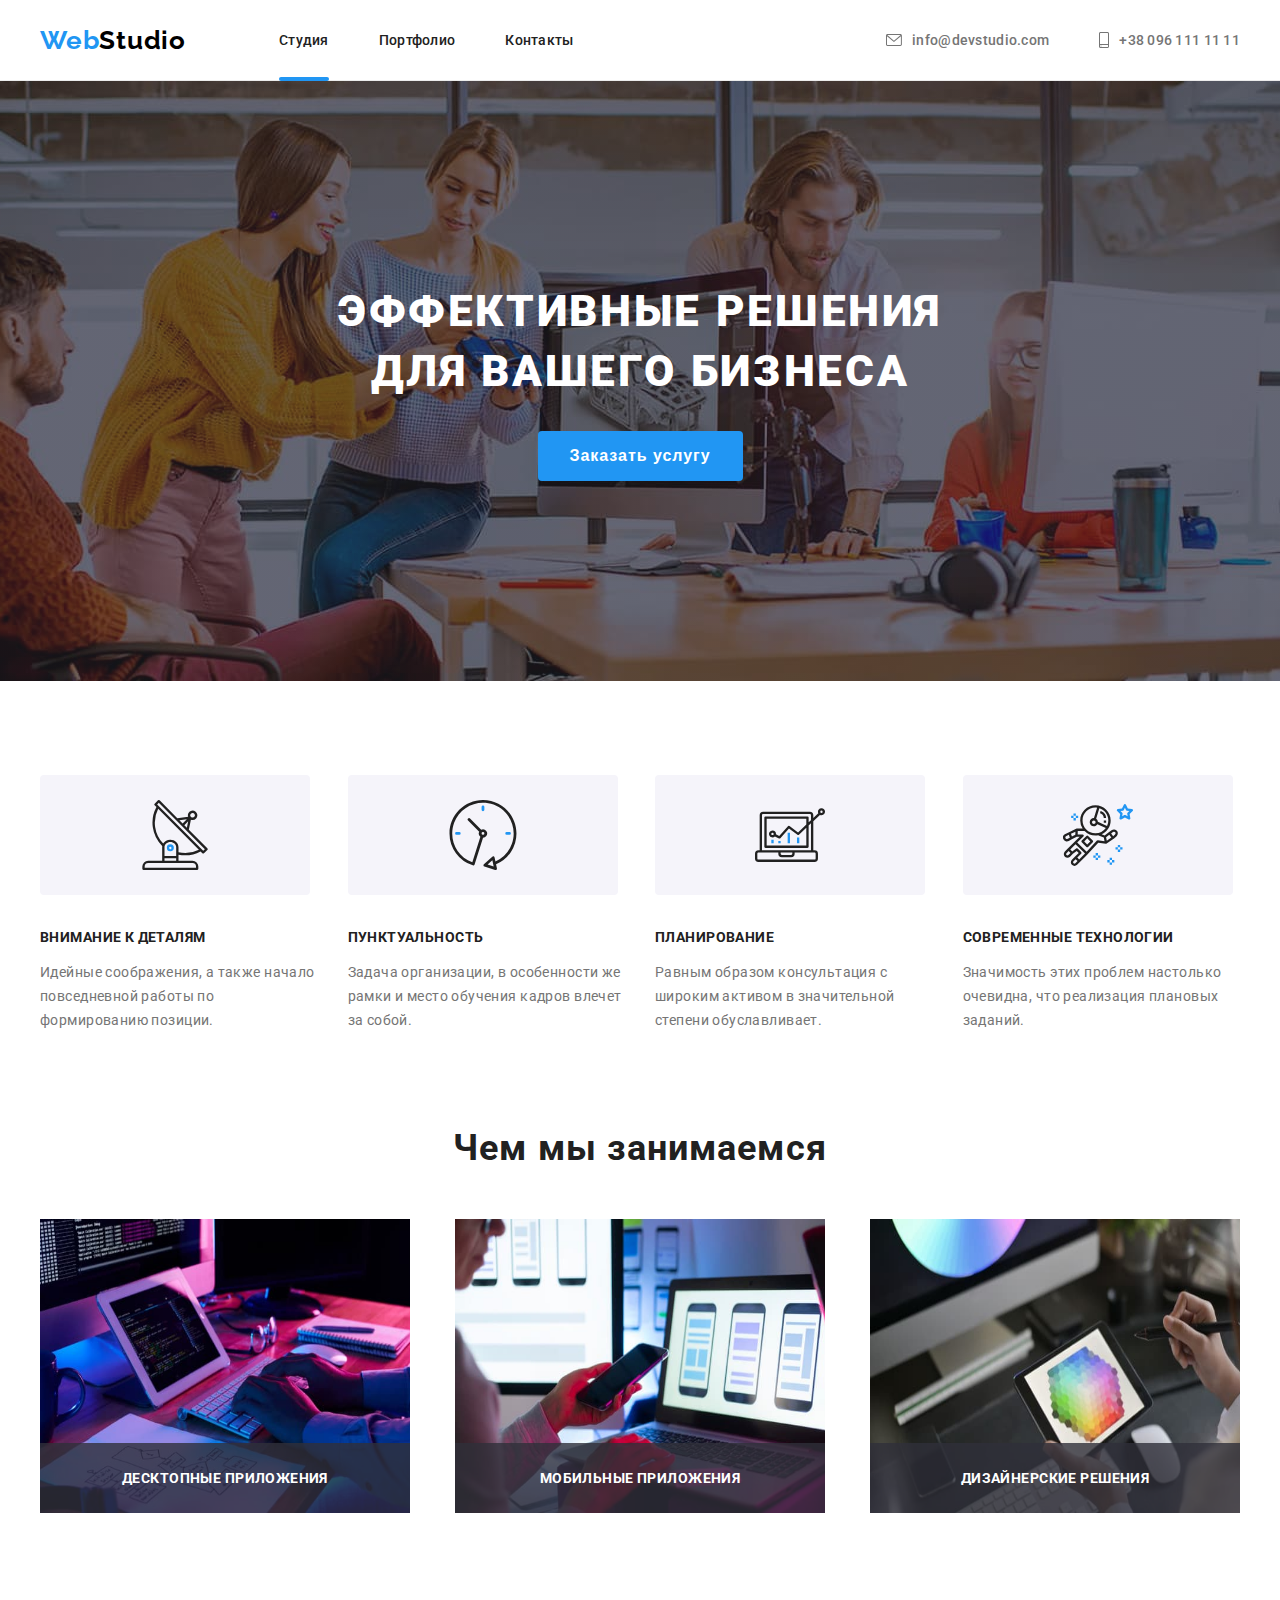
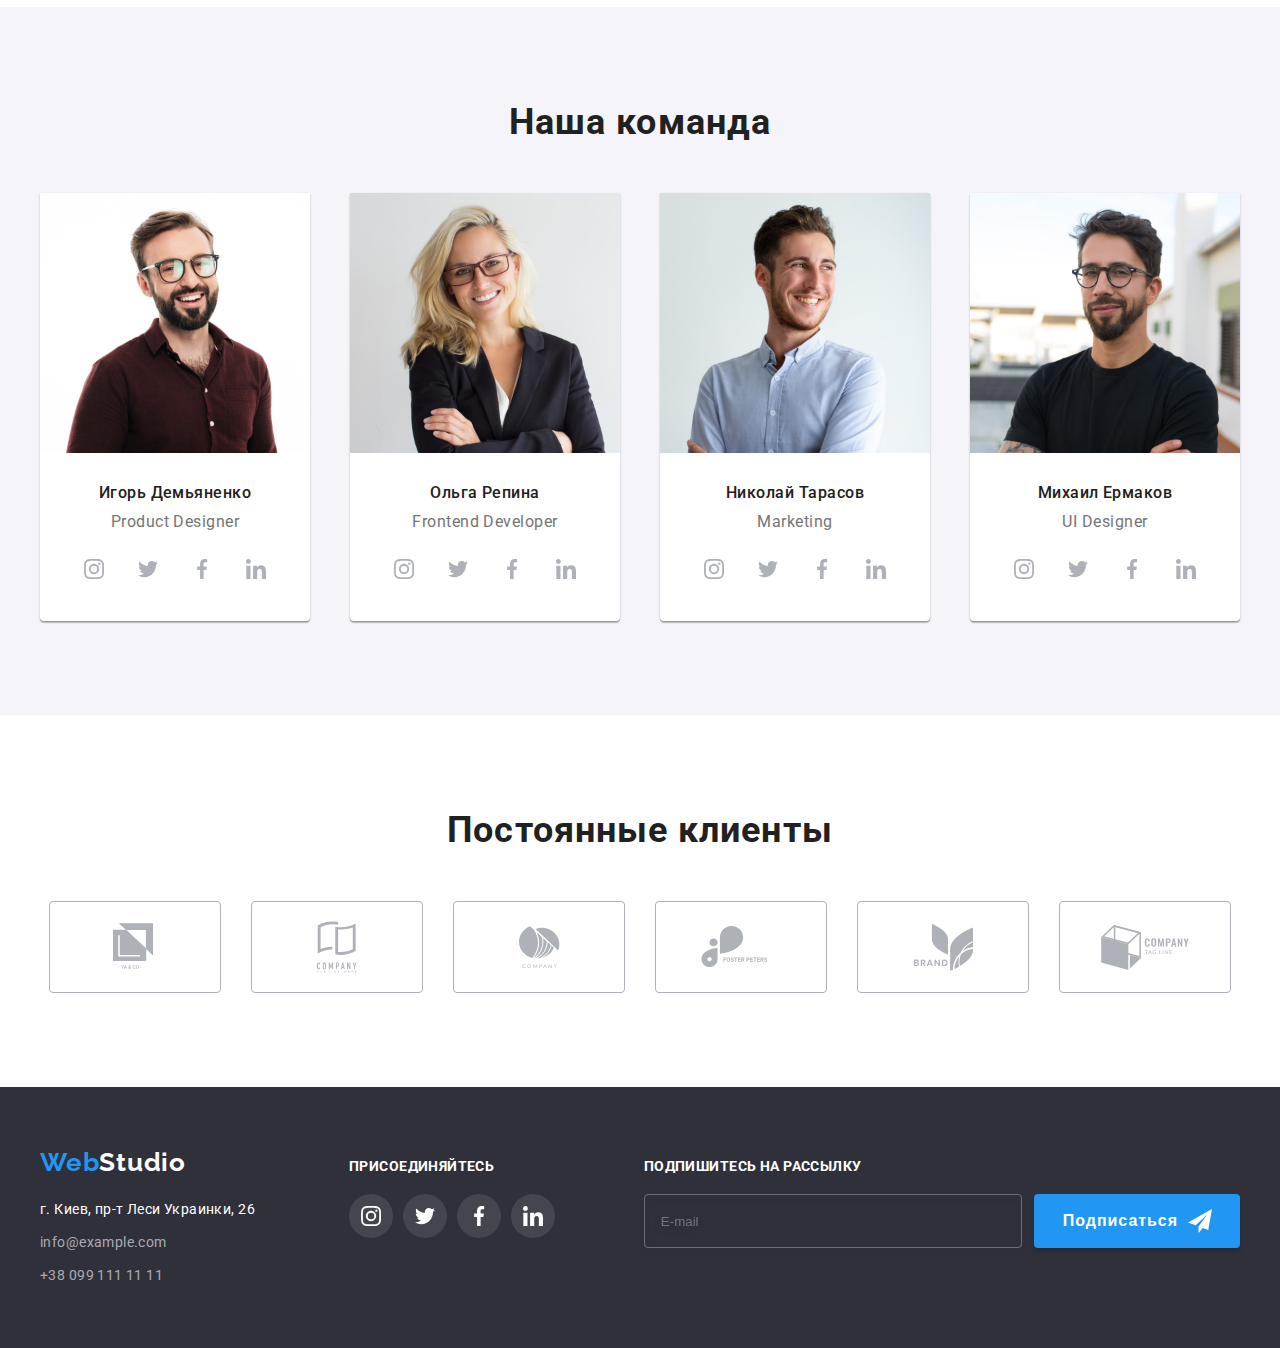
<file: index.html>
<!DOCTYPE html>
<html lang="ru">
  <head>
    <meta charset="UTF-8" />
    <meta name="viewport" content="width=device-width, initial-scale=1.0" />
    <title>Web Studio - Главная</title>
    <link rel="preconnect" href="https://fonts.gstatic.com">
    <link href="https://fonts.googleapis.com/css2?family=Raleway:wght@700&family=Roboto:wght@400;500;700;900&display=swap"
      rel="stylesheet">
      <link rel="stylesheet" href="https://cdnjs.cloudflare.com/ajax/libs/modern-normalize/1.0.0/modern-normalize.min.css"
        integrity="sha512-ISS7cAi1PEhQ8jnbJpJZMd29NlhNj4AWYyLOSp2CE/CsHxTCu+r+t0D2yoJudVrd0/8fTVPUVDzY5Tvli75u/g=="
        crossorigin="anonymous" />
    <link rel="stylesheet" href="./css/main.min.css">
  </head>

  <body>
  <!-- Header -->
    <header class="page-header">
      <div class="container">
        <nav class="site-nav">
          <a class="logo" href="./index.html" aria-label="Логотип"><span>Web</span>Studio</a>
          <ul class="site-nav-list list">
            <li class="item"><a class="link current-page" href="./index.html">Студия</a></li>
            <li class="item"><a class="link" href="./portfolio.html">Портфолио</a></li>
            <li class="item"><a class="link" href="#">Контакты</a></li>
          </ul>
        </nav>
        
        <address class="address">
          <ul class="list">
            <li class="item"><a class="mail link" href="mailto:info@devstudio.com">
              <svg class="icon">
                <use href="./images/sprite.svg#envelope"></use>
              </svg>
              info@devstudio.com</a></li>
            <li class="item"><a class="smartphone link" href="tel:+380961111111">
              <svg class="icon">
                <use href="./images/sprite.svg#smartphone"></use>
              </svg>
              +38 096 111 11 11</a></li>
          </ul>
        </address>
      </div>
      
    </header>
    <main>
      <!-- Hero -->        
      <section class="hero-section section">
          <div class="container">
            <h1 class="title">Эффективные решения <br>для вашего бизнеса</h1>
            <button type="button" class="button" data-modal-open>Заказать услугу</button>
          </div>
        </section>
      <!-- Advantages -->
      <section class="advantages-section section">
        <div class="container">
        <h2 class="visually-hidden">Преимущества</h2>
          <ul class="list">
              <li class="item">
                <div class="wrapper">
                  <svg class="icon">
                    <use href="./images/sprite.svg#antenna"></use>
                  </svg>
                </div>
              <h3 class="title paragraph">Внимание к деталям</h3>
              <p class="description">
                Идейные соображения, а также начало повседневной работы по
                формированию позиции.
              </p> 
            </li>
            <li class="item">
              <div class="wrapper">
                <svg class="icon">
                  <use href="./images/sprite.svg#clock"></use>
                </svg>
              </div>
              <h3 class="title paragraph">Пунктуальность</h3>
              <p class="description">
                Задача организации, в особенности же рамки и место обучения кадров
                влечет за собой.
              </p>
            </li>
            <li class="item" >
              <div class="wrapper">
                <svg class="icon">
                  <use href="./images/sprite.svg#diagram"></use>
                </svg>
              </div>
              <h3 class="title paragraph">Планирование</h3>
              <p class="description">
                Равным образом консультация с широким активом в значительной
                степени обуславливает.
              </p>
            </li>
            <li class="item">
              <div class="wrapper">
                <svg class="icon">
                  <use href="./images/sprite.svg#astronaut"></use>
                </svg>
              </div>
              <h3 class="title paragraph">Современные технологии</h3>
              <p class="description">
                Значимость этих проблем настолько очевидна, что реализация
                плановых заданий.
              </p>
            </li>
          </ul>
          </div>
      </section>

      <!-- Activity -->
      <section class="activity-section section">
        <div class="container">
        <h2 class="title">Чем мы занимаемся</h2>
        <ul class="list">
            <li class="item">
              <img src="./images/markup.jpg" alt="Планшет с кодом" width="370" height="294" />
                <h3 class="activity-title">Десктопные приложения</h3>
            </li>
            <li class="item">
              <img src="./images/adaptation.jpg" alt="Ноутбук с макетами смартфонов" width="370" height="294" />
                <h3 class="activity-title">Мобильные приложения</h3>

            </li>
            <li class="item">
              <img src="./images/design.jpg" alt="Планшет с панелью цветов" width="370" height="294" />
                <h3 class="activity-title">Дизайнерские решения</h3>
            </li>
          </div>
         
        </ul>
        </div>
      </section>

      <!-- Our team -->
      <div class="our-team-bg-color">
      <section class="our-team-section section">
        <div class="container">
          <h2 class="title">Наша команда</h2>
          <ul class="card list">
            <li class="item">
                <img src="./images/employee-1.jpg" alt="Сотрудник" width="270" height="260" />
                <div class="wrapper">
                  <h3 class="name">Игорь Демьяненко</h3>
                  <p class="position" lang="en">Product Designer</p>
      
                  <ul class="social-links list">
                    <li class="item"><a href="#" class="link icon-instagram">
                      <svg class="icon" width="20" height="20";>
                        <use href="./images/sprite.svg#instagram"></use>
                      </svg>
                    </a></li>
                    <li class="item"><a href="#" class="link icon-twitter">
                      <svg class="icon" width="20" height="20">
                        <use href="./images/sprite.svg#twitter"></use>
                      </svg>
                    </a></li>
                    <li class="item"><a href="#" class="link icon-facebook">
                      <svg class="icon" width="20" height="20">
                        <use href="./images/sprite.svg#facebook"></use>
                      </svg>
                    </a></li>
                    <li class="item"><a href="#" class="link icon-linkedin">
                      <svg class="icon" width="20" height="20">
                        <use href="./images/sprite.svg#linkedin"></use>
                      </svg>
                    </a></li>
                  </ul>
                </div>
            </li>
            <li class="item">
                <img src="./images/employee-2.jpg" alt="Сотрудник" width="270" height="260" />
                <div class="wrapper">
                <h3 class="name">Ольга Репина</h3>
                <p class="position" lang="en">Frontend Developer</p>
                
                  <ul class="social-links list">
                    <li class="item"><a href="#" class="link icon-instagram">
                        <svg class="icon" width="20" height="20" ;>
                          <use href="./images/sprite.svg#instagram"></use>
                        </svg>
                      </a></li>
                    <li class="item"><a href="#" class="link icon-twitter">
                        <svg class="icon" width="20" height="20">
                          <use href="./images/sprite.svg#twitter"></use>
                        </svg>
                      </a></li>
                    <li class="item"><a href="#" class="link icon-facebook">
                        <svg class="icon" width="20" height="20">
                          <use href="./images/sprite.svg#facebook"></use>
                        </svg>
                      </a></li>
                    <li class="item"><a href="#" class="link icon-linkedin">
                        <svg class="icon" width="20" height="20">
                          <use href="./images/sprite.svg#linkedin"></use>
                        </svg>
                      </a></li>
                  </ul>
                          </div>
            </li>
            <li class="item">
                <img src="./images/employee-3.jpg" alt="Сотрудник" width="270" height="260" />
                <div class="wrapper">
                <h3 class="name">Николай Тарасов</h3>
                <p class="position" lang="en">Marketing</p>
                
                  <ul class="social-links list">
                    <li class="item"><a href="#" class="link icon-instagram">
                        <svg class="icon" width="20" height="20" ;>
                          <use href="./images/sprite.svg#instagram"></use>
                        </svg>
                      </a></li>
                    <li class="item"><a href="#" class="link icon-twitter">
                        <svg class="icon" width="20" height="20">
                          <use href="./images/sprite.svg#twitter"></use>
                        </svg>
                      </a></li>
                    <li class="item"><a href="#" class="link icon-facebook">
                        <svg class="icon" width="20" height="20">
                          <use href="./images/sprite.svg#facebook"></use>
                        </svg>
                      </a></li>
                    <li class="item"><a href="#" class="link icon-linkedin">
                        <svg class="icon" width="20" height="20">
                          <use href="./images/sprite.svg#linkedin"></use>
                        </svg>
                      </a></li>
                  </ul>
                          </div>
            </li>
            <li class="item">
                <img src="./images/employee-4.jpg" alt="Сотрудник" width="270" height="260" />
                <div class="wrapper">
                <h3 class="name">Михаил Ермаков</h3>
                <p class="position" lang="en">UI Designer</p>
                
                  <ul class="social-links list">
                    <li class="item"><a href="#" class="link icon-instagram">
                        <svg class="icon" width="20" height="20" ;>
                          <use href="./images/sprite.svg#instagram"></use>
                        </svg>
                      </a></li>
                    <li class="item"><a href="#" class="link icon-twitter">
                        <svg class="icon" width="20" height="20">
                          <use href="./images/sprite.svg#twitter"></use>
                        </svg>
                      </a></li>
                    <li class="item"><a href="#" class="link icon-facebook">
                        <svg class="icon" width="20" height="20">
                          <use href="./images/sprite.svg#facebook"></use>
                        </svg>
                      </a></li>
                    <li class="item"><a href="#" class="link icon-linkedin">
                        <svg class="icon" width="20" height="20">
                          <use href="./images/sprite.svg#linkedin"></use>
                        </svg>
                      </a></li>
                  </ul>
                          </div>
            </li>
          </ul>
        </div>
       
      </section>
      </div>

      <!-- Clients -->
      <section class="clients section">
        <h2 class="title">Постоянные клиенты</h2>
        <ul class="list">
          <li class="item"><a href="#" class="link icon">
            <svg class="icon" width="44.27" height="49.23">
              <use href="./images/sprite.svg#logo-1"></use>
            </svg>
          </a></li>
          <li class="item"><a href="#" class="link icon">
            <svg class="icon" width="40" height="52">
              <use href="./images/sprite.svg#logo-2"></use>
            </svg>
          </a></li>
          <li class="item"><a href="#" class="link icon">
            <svg class="icon" width="41" height="42.6">
              <use href="./images/sprite.svg#logo-3"></use>
            </svg>
          </a></li>
          <li class="item"><a href="#" class="link icon">
            <svg class="icon" width="79.66" height="42.02">
              <use href="./images/sprite.svg#logo-4"></use>
            </svg>
          </a></li>
          <li class="item"><a href="#" class="link icon">
            <svg class="icon" width="59" height="47">
              <use href="./images/sprite.svg#logo-5"></use>
            </svg>
          </a></li>
          <li class="item"><a href="#" class="link icon">
            <svg class="icon" width="88.48" height="45.44">
              <use href="./images/sprite.svg#logo-6"></use>
            </svg>
          </a></li>
        </ul>
      </section>


    </main>

    <footer class="page-footer">
      <div class="container">

        <div class="address-link wrapper">
        <a class="logo link" href="./index.html" aria-label="Логотип"><span>Web</span>Studio</a>
        <address class="address">
          <ul class="list">
            <li class="item"><a class="link map-link" href="https://goo.gl/maps/mYZtJSJooVGheemE7" target="=_blank"
                rel="noreferrer noopener">г. Киев, пр-т Леси Украинки, 26</a></li>
            <li class="item"><a class="link" href="mailto:info@example.com">info@example.com</a></li>
            <li class="item"><a class="link" href="tel:+380991111111">+38 099 111 11 11</a></li>
          </ul>
        </address>
        </div>

        <div class="social-link wrapper">
        <strong class="invitation">присоединяйтесь</strong>
                  <ul class="social-links list">
                    <li class="item"><a href="#" class="link icon">
                        <svg class="icon" width="20" height="20" ;>
                          <use href="./images/sprite.svg#instagram"></use>
                        </svg>
                      </a></li>
                    <li class="item"><a href="#" class="link icon">
                        <svg class="icon" width="20" height="20">
                          <use href="./images/sprite.svg#twitter"></use>
                        </svg>
                      </a></li>
                    <li class="item"><a href="#" class="link icon">
                        <svg class="icon" width="20" height="20">
                          <use href="./images/sprite.svg#facebook"></use>
                        </svg>
                      </a></li>
                    <li class="item"><a href="#" class="link icon">
                        <svg class="icon" width="20" height="20">
                          <use href="./images/sprite.svg#linkedin"></use>
                        </svg>
                      </a></li>
                  </ul>
        </div>

        <div class="subscribe-wrapper">
        <strong class="invitation">Подпишитесь на рассылку</strong>
        <form action="#" class="subscribe-form">
          <input type="email" name="email" class="subscribe-field" placeholder="E-mail">
          <button type="submit" class="subscribe-btn">Подписаться</button>
        </form>
        </div>
      </div>
      
    </footer>

        <!-- Modal -->

    <div class="backdrop is-hidden" data-modal>
      <div class="modal">
        
        <button type="button" class="modal-btn" data-modal-close>
          <svg class="btn-icon" width="18" height="18">
            <use href="./images/sprite.svg#close-black" ></use>
          </svg>
        </button>

        <b class="modal-title">Оставьте свои данные, мы вам перезвоним</b>
        
        <form action="#" class="modal-form">
          <label class="form-field">
            Имя
            <span class="field-input-wrapper">
              <svg class="field-icon" width="18" height="18">
              <use href="./images/sprite.svg#person"></use>
            </svg>
            <input type="text" name="name" class="field-input"></span>
          </label>
          
          <label  class="form-field">
            Телефон
            <span class="field-input-wrapper">
              <svg class="field-icon" width="18" height="18">
              <use href="./images/sprite.svg#phone-in-form"></use>
            </svg>
            <input type="tel" name="phone" class="field-input"></span>
          </label>

          <label  class="form-field">
            Почта
            <span class="field-input-wrapper">
              <svg class="field-icon" width="18" height="18">
              <use href="./images/sprite.svg#email"></use>
            </svg>
            <input type="email" name="email" class="field-input"></span>
          </label>
          
          <label class="form-field" >
            Комментарий
            <textarea name="comment" placeholder="Введите текст" class="field-txtarea"></textarea>
          </label>

            <input type="checkbox" name="policy" value="accept-policy" id="policy" class="policy-input visually-hidden">
            <label for="policy" class="policy-chbx-text">
              Соглашаюсь с рассылкой и принимаю<a href="#" class="policy-agreement link">Условия договора</a>
            </label>
          
          <button type="submit" class="form-submit-btn">Отправить</button>

        </form>
      </div>
    </div>

    <script src="./js/modal.js"></script>

  </body>
</html>
</file>
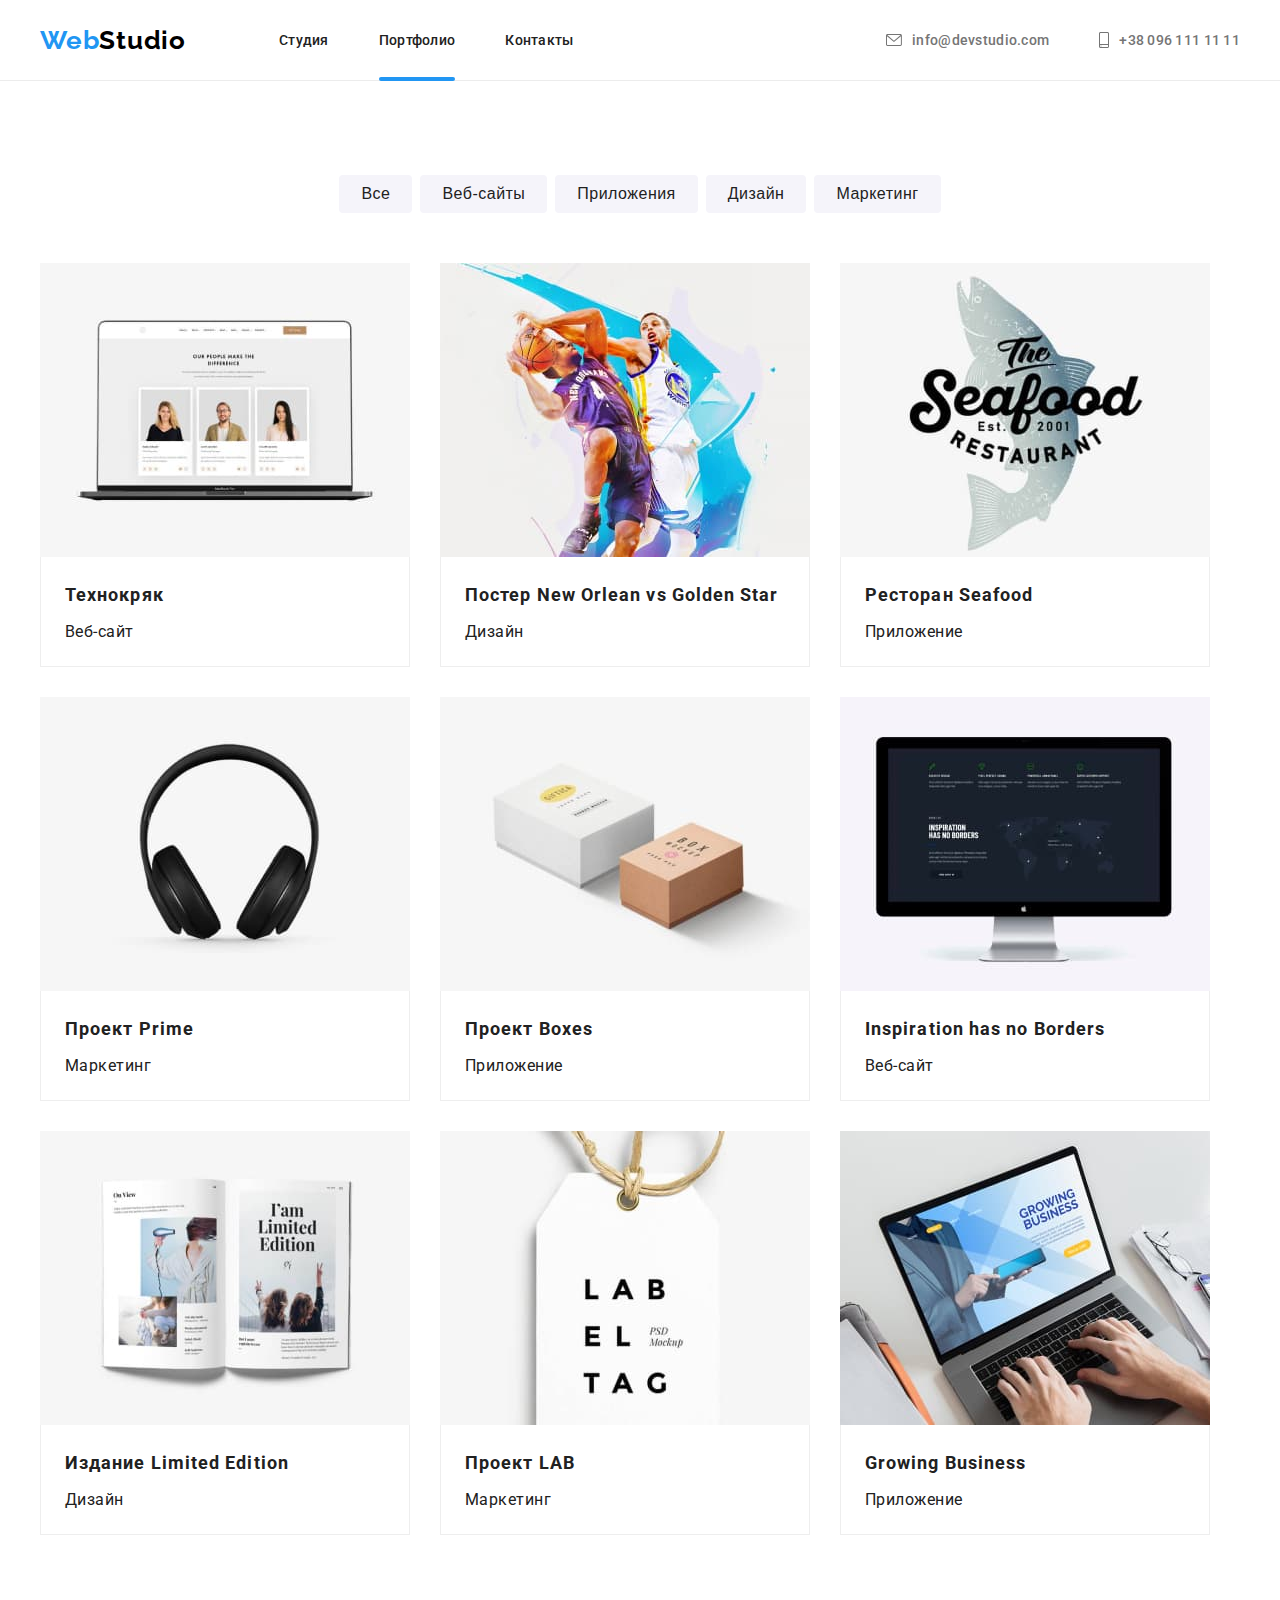
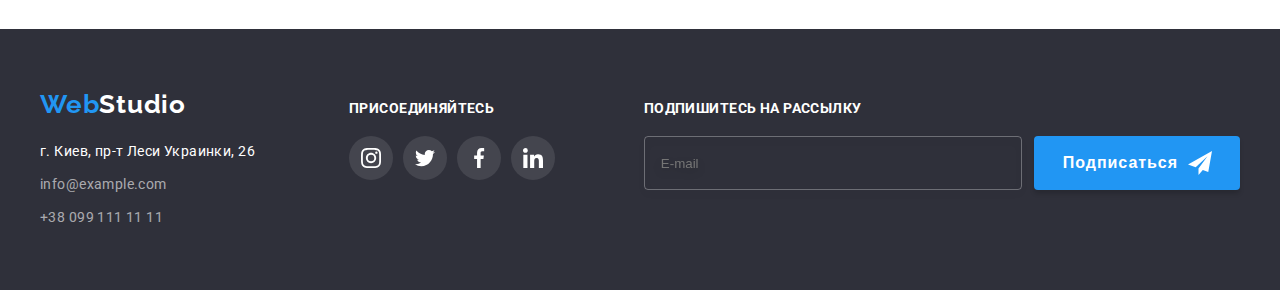
<file: portfolio.html>
<!DOCTYPE html>
<html lang="ru">
<head>
  <meta charset="UTF-8">
  <meta name="viewport" content="width=device-width, initial-scale=1.0">
  <title>Web Studio - Портфолио</title>
  <link rel="preconnect" href="https://fonts.gstatic.com">
  <link href="https://fonts.googleapis.com/css2?family=Raleway:wght@700&family=Roboto:wght@400;500;700;900&display=swap"
    rel="stylesheet">
    <link rel="stylesheet" href="https://cdnjs.cloudflare.com/ajax/libs/modern-normalize/1.0.0/modern-normalize.min.css"
      integrity="sha512-ISS7cAi1PEhQ8jnbJpJZMd29NlhNj4AWYyLOSp2CE/CsHxTCu+r+t0D2yoJudVrd0/8fTVPUVDzY5Tvli75u/g=="
      crossorigin="anonymous" />
    <link rel="stylesheet" href="./css/portfolio.min.css">
</head>
<body>
  
    <header class="page-header">
      <div class="container">
        <nav class="site-nav">
          <a class="logo" href="./index.html" aria-label="Логотип"><span>Web</span>Studio</a>
          <ul class="site-nav-list list">
            <li class="item"><a class="link" href="./index.html">Студия</a></li>
            <li class="item"><a class="link current-page" href="./portfolio.html">Портфолио</a></li>
            <li class="item"><a class="link" href="#">Контакты</a></li>
          </ul>
        </nav>
    
        <address class="address">
          <ul class="list">
            <li class="item"><a class="mail link" href="mailto:info@devstudio.com">
                <svg class="icon">
                  <use href="./images/sprite.svg#envelope"></use>
                </svg>
                info@devstudio.com</a></li>
            <li class="item"><a class="smartphone link" href="tel:+380961111111">
                <svg class="icon">
                  <use href="./images/sprite.svg#smartphone"></use>
                </svg>
                +38 096 111 11 11</a></li>
          </ul>
        </address>
      </div>
    
    </header>
    
    <main>
      <!-- Our Works -->
    <section class="our-works-section section">
      <div class="container">
      <h1 class="visually-hidden">Примеры работ</h1>
      <ul class="filter-list list">
        <li class="item"><button class="button" type="button">Все</button></li>
        <li class="item"><button class="button" type="button">Веб-сайты</button></li>
        <li class="item"><button class="button" type="button">Приложения</button></li>
        <li class="item"><button class="button" type="button">Дизайн</button></li>
        <li class="item"><button class="button" type="button">Маркетинг</button></li>
      </ul>

      <ul class="work-examples list">
        <li class="item">
            <a class="link" href="#">
              <div class="overlaw-wrapper">
                <img src="./images/example-1.jpg" alt="ноутбук с карточками сотрудников" width="370"
                height="294">
                <p class="overlaw">Технокряк это современная площадка распространения коронавируса. Компании используют эту платформу для цифрового шпионажа и атак на защищённые сервера конкурентов.</p>
              </div>
              <div class="meta-wrapper">
                <h2 class="title">Технокряк</h2>
                <p class="description">Веб-сайт</p>
              </div>   
            </a>
        </li>
        <li class="item">
          <a class="link" href="#">
            <div class="overlaw-wrapper">
              <img src="./images/example-2.jpg" alt="баскетболисты с мячом" width="370" height="294">
              <p class="overlaw">Технокряк это современная площадка распространения коронавируса. Компании используют эту платформу для цифрового шпионажа и атак на защищённые сервера конкурентов.</p>
            </div>
            <div class="meta-wrapper">
              <h2 class="title">Постер New Orlean vs Golden Star</h2>
              <p class="description">Дизайн</p>
            </div>
          </a>
        </li>
        <li class="item">
          <a class="link" href="#">
            <div class="overlaw-wrapper">
              <img src="./images/example-3.jpg" alt="логотип ресторана" width="370" height="294">
              <p class="overlaw">Технокряк это современная площадка распространения коронавируса. Компании используют эту платформу для цифрового шпионажа и атак на защищённые сервера конкурентов.</p>
            </div>
            <div class="meta-wrapper">
              <h2 class="title">Ресторан Seafood</h2>
              <p class="description">Приложение</p>
            </div>
          </a>
        </li>
        <li class="item">
          <a class="link" href="#">
            <div class="overlaw-wrapper">
              <img src="./images/example-4.jpg" alt="наушники" width="370" height="294">
              <p class="overlaw">Технокряк это современная площадка распространения коронавируса. Компании используют эту платформу для цифрового шпионажа и атак на защищённые сервера конкурентов.</p>
            </div>
            <div class="meta-wrapper">
              <h2 class="title">Проект Prime</h2>
              <p class="description">Маркетинг</p>
            </div>
          </a>
        </li>
        <li class="item">
          <a class="link" href="#">
            <div class="overlaw-wrapper">
              <img src="./images/example-5.jpg" alt="две коробки" width="370" height="294">
              <p class="overlaw">Технокряк это современная площадка распространения коронавируса. Компании используют эту платформу для цифрового шпионажа и атак на защищённые сервера конкурентов.</p>
            </div>
            <div class="meta-wrapper">
              <h2 class="title">Проект Boxes</h2>
              <p class="description">Приложение</p>
            </div>
          </a>
        </li>
        <li class="item">
          <a class="link" href="#">
            <div class="overlaw-wrapper">
              <img src="./images/example-6.jpg" alt="монитор компьютера с картой мира" width="370" height="294">
              <p class="overlaw">Технокряк это современная площадка распространения коронавируса. Компании используют эту платформу для цифрового шпионажа и атак на защищённые сервера конкурентов.</p>
            </div>
            <div class="meta-wrapper">
              <h2 class="title">Inspiration has no Borders</h2>
              <p class="description">Веб-сайт</p>
            </div>
          </a>
        </li>
        <li class="item">
          <a class="link" href="#">
            <div class="overlaw-wrapper"><img src="./images/example-7.jpg" alt="раскрытая страница журнала" width="370" height="294">
              <p class="overlaw">Технокряк это современная площадка распространения коронавируса. Компании используют эту платформу для цифрового шпионажа и атак на защищённые сервера конкурентов.</p>
            </div>
            <div class="meta-wrapper">
              <h2 class="title"> Издание Limited Edition</h2>
              <p class="description">Дизайн</p>
            </div>
          </a>
        </li>
        <li class="item">
          <a class="link" href="#">
            <div class="overlaw-wrapper">
              <img src="./images/example-8.jpg" alt="логотип проекта" width="370" height="294">
              <p class="overlaw">Технокряк это современная площадка распространения коронавируса. Компании используют эту платформу для цифрового шпионажа и атак на защищённые сервера конкурентов.</p>
            </div>
            <div class="meta-wrapper">
              <h2 class="title">Проект LAB</h2>
              <p class="description">Маркетинг</p>
            </div>
          </a>
        </li>
        <li class="item">
          <a class="link" href="#">
            <div class="overlaw-wrapper">
              <img src="./images/example-9.jpg" alt="ноутбук с приложением" width="370" height="294">
              <p class="overlaw">Технокряк это современная площадка распространения коронавируса. Компании используют эту платформу для цифрового шпионажа и атак на защищённые сервера конкурентов.</p>
            </div>
            <div class="meta-wrapper">
              <h2 class="title">Growing Business</h2>
              <p class="description">Приложение</p>
            </div>
          </a>
        </li>
      </ul>
  </div>
    </section>
    </main>

    <footer class="page-footer">
      <div class="container">
    
        <div class="address-link wrapper">
          <a class="logo link" href="./index.html" aria-label="Логотип"><span>Web</span>Studio</a>
          <address class="address">
            <ul class="list">
              <li class="item"><a class="link map-link" href="https://goo.gl/maps/mYZtJSJooVGheemE7" target="=_blank"
                  rel="noreferrer noopener">г. Киев, пр-т Леси Украинки, 26</a></li>
              <li class="item"><a class="link" href="mailto:info@example.com">info@example.com</a></li>
              <li class="item"><a class="link" href="tel:+380991111111">+38 099 111 11 11</a></li>
            </ul>
          </address>
        </div>
    
        <div class="social-link wrapper">
          <strong class="invitation">присоединяйтесь</strong>
          <ul class="social-links list">
            <li class="item"><a href="#" class="link icon">
                <svg class="icon" width="20" height="20" ;>
                  <use href="./images/sprite.svg#instagram"></use>
                </svg>
              </a></li>
            <li class="item"><a href="#" class="link icon">
                <svg class="icon" width="20" height="20">
                  <use href="./images/sprite.svg#twitter"></use>
                </svg>
              </a></li>
            <li class="item"><a href="#" class="link icon">
                <svg class="icon" width="20" height="20">
                  <use href="./images/sprite.svg#facebook"></use>
                </svg>
              </a></li>
            <li class="item"><a href="#" class="link icon">
                <svg class="icon" width="20" height="20">
                  <use href="./images/sprite.svg#linkedin"></use>
                </svg>
              </a></li>
          </ul>
        </div>
    
        <div class="subscribe-wrapper">
          <strong class="invitation">Подпишитесь на рассылку</strong>
          <form action="#" class="subscribe-form">
            <input type="email" name="email" class="subscribe-field" placeholder="E-mail">
            <button type="submit" class="subscribe-btn">Подписаться</button>
          </form>
        </div>
      </div>
    
    </footer>


</body>
</html>
</file>
<file: css/main.min.css>
.visually-hidden{position:absolute;width:1px;height:1px;margin:-1px;border:0;padding:0;white-space:nowrap;clip-path:inset(100%);clip:rect(0 0 0 0);overflow:hidden}:root{--primary-white-color: #ffffff;--secondary-background-color: #2f303a;--accent-background-color: #f5f4fa;--accent-color: #2196f3;--primary-text-color: #212121;--secondary-text-color: #757575;--primary-icon-color: #afb1b8;--time-function: cubic-bezier(0.4, 0, 0.2, 1)}body{background-color:var(--primary-white-color);color:var(--primary-text-color);font-family:'Roboto', sans-serif;margin:0}h1,h2,h3,h4,h5,h6,p{margin:0;padding:0}.list{list-style:none;margin:0;padding:0}.link{text-decoration:none;color:var(--primary-text-color)}img{display:block}.section{padding-top:94px;padding-bottom:94px}.section .title{font-weight:700;font-size:36px;line-height:1.17;text-align:center;letter-spacing:0.03em}.container{width:1200px;padding:0 15px;margin-left:auto;margin-right:auto}.social-links.list{display:flex;justify-content:center}.social-links .item:not(:last-child){margin-right:10px}.social-links .link{display:flex;width:44px;height:44px;color:var(--primary-icon-color);border-radius:50%;background-color:transparent;transition:color 250ms var(--time-function),background-color 250ms var(--time-function)}.social-links .link:hover,.social-links .link:focus{background-color:var(--accent-color);color:var(--primary-white-color)}.social-links .icon{margin:auto;fill:currentColor}.logo{font-family:'Raleway', sans-serif;font-weight:700;font-size:26px;line-height:1.19;letter-spacing:0.03em;text-decoration:none;margin-right:93px;color:#000000}.logo span{color:var(--accent-color)}.page-header{border-bottom:1px solid #ececec;min-height:80px}.page-header .container{display:flex;align-items:center}.page-header .link{display:inline-block;padding-top:32px;padding-bottom:32px;transition:color 250ms var(--time-function)}.page-header .link:hover,.page-header .link:focus{color:var(--accent-color)}.page-header .item+.item{margin-left:50px}.page-header .list{display:flex;align-items:center}.site-nav{display:flex;align-items:center}.site-nav-list .link{position:relative;font-size:14px;font-weight:500;line-height:1.143;letter-spacing:0.02em}.site-nav-list .link:after{content:'';position:absolute;left:0;bottom:-1px;width:100%;height:4px;background-color:var(--accent-color);border-radius:2px;opacity:0}.link.current-page:after{opacity:1}.page-header .address{margin-left:auto}.page-header .address .link{display:inline-flex;align-items:center;color:var(--secondary-text-color);font-size:14px;font-weight:500;line-height:1.143;font-style:normal;letter-spacing:0.02em;transition:color 250ms var(--time-function)}.page-header .address .link:hover,.page-header .address .link:focus{color:var(--accent-color)}.address .icon{margin-right:10px;fill:currentColor}.mail .icon{width:16px;height:12px}.smartphone .icon{width:10px;height:16px}.hero-section{background-color:var(--secondary-background-color);color:var(--primary-white-color);background-image:linear-gradient(rgba(47,48,58,0.4), rgba(47,48,58,0.4)),url("../images/hero-banner.jpg");background-repeat:no-repeat;background-position:center;background-size:cover;max-width:1600px;padding-top:200px;padding-bottom:200px;margin:0 auto}.hero-section .container{text-align:center}.hero-section .title{margin-bottom:30px;color:var(--primary-white-color);font-size:44px;font-weight:900;line-height:1.364;text-align:center;letter-spacing:0.06em;text-transform:uppercase}.hero-section .button{padding:10px 32px;border:none;border-radius:4px;min-width:200px;cursor:pointer;background-color:var(--accent-color);color:var(--primary-white-color);font-size:16px;font-weight:700;line-height:1.875;font-weight:700;font-size:16px;line-height:1.875;text-align:center;letter-spacing:0.06em}.advantages-section .list{display:flex;justify-content:space-between}.advantages-section .item{width:calc(100% - (30px * 3) / 4)}.advantages-section .item+.item{margin-left:30px}.advantages-section .wrapper{display:flex;justify-content:center;align-items:center;width:270px;height:120px;margin-bottom:30px;background-color:var(--accent-background-color);border-radius:4px}.advantages-section .icon{width:70px;height:70px}.section .paragraph{font-size:14px;font-weight:700;line-height:1.857;text-align:left;text-transform:uppercase;margin-bottom:10px}.section .description{color:var(--secondary-text-color);font-size:14px;font-weight:400;line-height:1.714;letter-spacing:0.03em}.activity-section{padding-top:0}.activity-section .list{display:flex;justify-content:space-between}.activity-section .title{margin-bottom:50px}.activity-section .item{position:relative}.activity-title{position:absolute;left:0;bottom:0;width:100%;padding-top:27px;padding-bottom:27px;background-color:rgba(47,48,58,0.8);font-size:14px;font-weight:700;line-height:1.143;text-align:center;letter-spacing:0.03em;text-transform:uppercase;color:var(--primary-white-color)}.our-team-bg-color{background-color:var(--accent-background-color)}.our-team-section{padding-top:94px;padding-bottom:94px}.our-team-section .title{margin-bottom:50px}.our-team-section .card{display:flex;justify-content:space-between}.card>.item{text-align:center;background-color:var(--primary-white-color);box-shadow:0px 1px 3px rgba(0,0,0,0.12),0px 1px 1px rgba(0,0,0,0.14),0px 2px 1px rgba(0,0,0,0.2);border-radius:0px 0px 4px 4px}.card .wrapper{padding:30px 0px}.card .name{font-size:16px;font-weight:500;line-height:1.188;letter-spacing:0.03em;margin-bottom:10px}.card .position{color:var(--secondary-text-color);margin-bottom:16px;font-size:16px;font-weight:400;line-height:1.188;letter-spacing:0.03em}.clients .title{margin-bottom:50px}.clients .list{display:flex;justify-content:center}.clients .link{display:flex;width:170px;height:90px;border:1px solid var(--primary-icon-color);border-radius:4px;background-position:center;background-repeat:no-repeat;color:var(--primary-icon-color);transition:color 250ms var(--time-function),border-color 250ms var(--time-function)}.clients .link:hover,.clients .link:focus{border-color:var(--accent-color);color:var(--accent-color)}.clients .item:not(:last-child){margin-right:30px}.clients .icon{fill:currentColor;margin:auto}.page-footer{background-color:var(--secondary-background-color);padding-top:60px;padding-bottom:60px}.page-footer .wrapper:not(:last-child){margin-right:70px}.page-footer .container{display:flex;align-items:baseline}.page-footer .logo{color:var(--primary-white-color);display:inline-block;margin-bottom:20px}.page-footer .address .item:not(:last-child){margin-bottom:9px}.page-footer .address .link{color:rgba(255,255,255,0.6);font-size:14px;font-weight:400;line-height:1.714;font-style:normal;letter-spacing:0.03em}.page-footer .address .map-link{color:var(--primary-white-color);width:231px}.page-footer .invitation{display:block;margin-bottom:20px;font-size:14px;font-weight:700;line-height:1.143;letter-spacing:0.03em;text-transform:uppercase;color:var(--primary-white-color)}.page-footer .link.icon{background-color:rgba(255,255,255,0.1);color:var(--primary-white-color)}.page-footer .link.icon:hover,.page-footer .link.icon:focus{background-color:var(--accent-color);color:var(--primary-white-color)}.page-footer .subscribe-wrapper{margin-left:auto}.page-footer .subscribe-form{display:flex}.page-footer .subscribe-field{width:358px;height:50px;margin-right:12px;padding-left:16px;background-color:transparent;border:1px solid rgba(255,255,255,0.3);filter:drop-shadow(0px 4px 4px rgba(0,0,0,0.15));border-radius:4px;color:var(--primary-white-color)}.subscribe-btn{display:flex;align-items:center;padding:10px 28px 10px 29px;font-size:16px;font-weight:700;line-height:1.875;letter-spacing:0.06em;color:var(--primary-white-color);background-color:var(--accent-color);box-shadow:0px 4px 4px rgba(0,0,0,0.15);border:none;border-radius:4px;cursor:pointer}.subscribe-btn::after{content:'';display:inline-block;width:24px;height:24px;margin-left:10px;background-image:url(../images/paper-plane.svg)}.backdrop{position:fixed;top:0;left:0;width:100vw;height:100vh;background-color:rgba(0,0,0,0.2);opacity:1;transition:opacity 250ms var(--time-function)}.is-hidden{opacity:0;pointer-events:none;transition:opacity 250ms var(--time-function) 250ms}.modal{position:absolute;top:50%;left:50%;transform:translate(-50%, -50%) rotateY(0);width:528px;height:581px;padding:40px;background-color:var(--primary-white-color);box-shadow:0px 1px 3px rgba(0,0,0,0.12),0px 1px 1px rgba(0,0,0,0.14),0px 2px 1px rgba(0,0,0,0.2);border-radius:4px;transition:transform 250ms var(--time-function) 250ms}.backdrop.is-hidden .modal{transform:translate(-50%, -50%) rotateY(-90deg);transition:transform 250ms var(--time-function)}.modal-btn{position:absolute;top:8px;right:8px;display:flex;justify-content:center;align-items:center;width:30px;height:30px;border:1px solid rgba(0,0,0,0.1);border-radius:50%;background-color:var(--primary-white-color);cursor:pointer}.btn-icon{fill:#000000;transition:fill 250ms var(--time-function)}.modal-btn:hover .btn-icon,.modal-btn:focus .btn-icon{fill:var(--accent-color)}.modal-form{display:flex;flex-direction:column;margin-top:12px}.modal-title{font-weight:700;font-size:20px;line-height:1.15;text-align:center;letter-spacing:0.03em}.form-field{margin-bottom:10px;font-weight:400;font-size:12px;line-height:1.17;letter-spacing:0.01em;color:var(--secondary-text-color)}.field-input-wrapper{display:block;position:relative;margin-top:4px}.field-input{display:block;width:100%;height:40px;border:1px solid rgba(33,33,33,0.2);border-radius:4px;padding:0 0 0 42px;transition:border 250ms var(--time-function)}.field-input:focus{border-color:var(--accent-color);outline:none}.field-icon{position:absolute;top:50%;left:12px;transform:translateY(-50%);fill:currentColor;transition:fill 250ms var(--time-function)}.form-field:focus-within .field-icon{fill:var(--accent-color)}.field-txtarea{width:100%;height:120px;border:1px solid rgba(33,33,33,0.2);border-radius:4px;margin-top:4px;padding:12px 16px;resize:none;transition:border 250ms var(--time-function)}.field-txtarea::placeholder{color:rgba(117,117,117,0.5)}.field-txtarea:focus{border-color:var(--accent-color);outline:none}.policy-chbx-text{display:flex;align-items:center;margin-bottom:30px;margin-left:auto;margin-right:auto;font-weight:400;font-size:14px;line-height:1.71;letter-spacing:0.03em;color:var(--secondary-text-color)}.policy-chbx-text::before{content:'';display:inline-block;margin-right:9px;width:16px;height:15px;border:2px solid var(--primary-text-color);border-radius:2px}.policy-input:checked+.policy-chbx-text::before{background-image:url(../images/chbx-on.svg);background-repeat:no-repeat;background-position:center;background-size:cover;border:none}.policy-agreement{color:var(--accent-color);text-decoration:underline var(--accent-color);margin-left:5px}.form-submit-btn{min-width:200px;border:none;margin:0 auto;padding:10px 55px 10px 56px;font-weight:700;font-size:16px;line-height:1.87;letter-spacing:0.06em;color:var(--primary-white-color);background-color:var(--accent-color);box-shadow:0px 4px 4px rgba(0,0,0,0.15);border-radius:4px;cursor:pointer;transition:background-color 250ms var(--time-function)}.form-submit-btn:hover{background-color:#188ce8}
/*# sourceMappingURL=main.min.css.map */
</file>
<file: css/portfolio.min.css>
.visually-hidden{position:absolute;width:1px;height:1px;margin:-1px;border:0;padding:0;white-space:nowrap;clip-path:inset(100%);clip:rect(0 0 0 0);overflow:hidden}:root{--primary-white-color: #ffffff;--secondary-background-color: #2f303a;--accent-background-color: #f5f4fa;--accent-color: #2196f3;--primary-text-color: #212121;--secondary-text-color: #757575;--primary-icon-color: #afb1b8;--time-function: cubic-bezier(0.4, 0, 0.2, 1)}body{background-color:var(--primary-white-color);color:var(--primary-text-color);font-family:'Roboto', sans-serif;margin:0}h1,h2,h3,h4,h5,h6,p{margin:0;padding:0}.list{list-style:none;margin:0;padding:0}.link{text-decoration:none;color:var(--primary-text-color)}img{display:block}.section{padding-top:94px;padding-bottom:94px}.section .title{font-weight:700;font-size:36px;line-height:1.17;text-align:center;letter-spacing:0.03em}.container{width:1200px;padding:0 15px;margin-left:auto;margin-right:auto}.social-links.list{display:flex;justify-content:center}.social-links .item:not(:last-child){margin-right:10px}.social-links .link{display:flex;width:44px;height:44px;color:var(--primary-icon-color);border-radius:50%;background-color:transparent;transition:color 250ms var(--time-function),background-color 250ms var(--time-function)}.social-links .link:hover,.social-links .link:focus{background-color:var(--accent-color);color:var(--primary-white-color)}.social-links .icon{margin:auto;fill:currentColor}.logo{font-family:'Raleway', sans-serif;font-weight:700;font-size:26px;line-height:1.19;letter-spacing:0.03em;text-decoration:none;margin-right:93px;color:#000000}.logo span{color:var(--accent-color)}.page-header{border-bottom:1px solid #ececec;min-height:80px}.page-header .container{display:flex;align-items:center}.page-header .link{display:inline-block;padding-top:32px;padding-bottom:32px;transition:color 250ms var(--time-function)}.page-header .link:hover,.page-header .link:focus{color:var(--accent-color)}.page-header .item+.item{margin-left:50px}.page-header .list{display:flex;align-items:center}.site-nav{display:flex;align-items:center}.site-nav-list .link{position:relative;font-size:14px;font-weight:500;line-height:1.143;letter-spacing:0.02em}.site-nav-list .link:after{content:'';position:absolute;left:0;bottom:-1px;width:100%;height:4px;background-color:var(--accent-color);border-radius:2px;opacity:0}.link.current-page:after{opacity:1}.page-header .address{margin-left:auto}.page-header .address .link{display:inline-flex;align-items:center;color:var(--secondary-text-color);font-size:14px;font-weight:500;line-height:1.143;font-style:normal;letter-spacing:0.02em;transition:color 250ms var(--time-function)}.page-header .address .link:hover,.page-header .address .link:focus{color:var(--accent-color)}.address .icon{margin-right:10px;fill:currentColor}.mail .icon{width:16px;height:12px}.smartphone .icon{width:10px;height:16px}.our-works-section{padding-top:94px;padding-bottom:94px}.filter-list{display:flex;justify-content:center;margin-bottom:50px}.filter-list .button{padding:6px 22px;border:none;border-radius:4px;min-width:73px;cursor:pointer;background-color:var(--accent-background-color);color:var(--primary-text-color);font-size:16px;font-weight:500;line-height:1.625;text-align:center;letter-spacing:0.03em;transition:color 250ms var(--time-function),background-color 250ms var(--time-function),box-shadow 250ms var(--time-function)}.filter-list .button:hover,.filter-list .button:focus{background-color:var(--accent-color);color:var(--primary-white-color);box-shadow:0px 3px 1px rgba(0,0,0,0.1),0px 1px 2px rgba(0,0,0,0.08),0px 2px 2px rgba(0,0,0,0.12);outline:none}.filter-list .item:not(:last-child){margin-right:8px}.work-examples{display:flex;flex-wrap:wrap;margin-right:-30px;margin-bottom:-30px}.work-examples .item{margin-right:30px;margin-bottom:30px}.work-examples .link{display:block;transition:box-shadow 250ms var(--time-function)}.work-examples .link:hover,.work-examples .link:focus{box-shadow:0px 1px 1px rgba(0,0,0,0.12),0px 4px 4px rgba(0,0,0,0.06),1px 4px 6px rgba(0,0,0,0.16)}.work-examples .meta-wrapper{padding:20px 24px 19px;border-left:1px solid #eeeeee;border-right:1px solid #eeeeee;border-bottom:1px solid #eeeeee}.work-examples .title{font-size:18px;font-weight:700;line-height:2;text-align:left;letter-spacing:0.06em;margin-bottom:4px}.work-examples .description{font-size:16px;font-weight:400;line-height:1.875;letter-spacing:0.03em}.work-examples .overlaw-wrapper{position:relative;overflow:hidden}.overlaw{position:absolute;top:0;left:0;transform:translateY(101%);padding:64px 23px;width:100%;height:100%;font-size:18px;font-weight:400;line-height:1.556;letter-spacing:0.03em;color:var(--primary-white-color);background-color:rgba(33,150,243,0.9);pointer-events:none;transition:transform 250ms var(--time-function)}.work-examples .link:hover .overlaw,.work-examples .link:focus .overlaw{pointer-events:auto;transform:translateY(0)}.page-footer{background-color:var(--secondary-background-color);padding-top:60px;padding-bottom:60px}.page-footer .wrapper:not(:last-child){margin-right:70px}.page-footer .container{display:flex;align-items:baseline}.page-footer .logo{color:var(--primary-white-color);display:inline-block;margin-bottom:20px}.page-footer .address .item:not(:last-child){margin-bottom:9px}.page-footer .address .link{color:rgba(255,255,255,0.6);font-size:14px;font-weight:400;line-height:1.714;font-style:normal;letter-spacing:0.03em}.page-footer .address .map-link{color:var(--primary-white-color);width:231px}.page-footer .invitation{display:block;margin-bottom:20px;font-size:14px;font-weight:700;line-height:1.143;letter-spacing:0.03em;text-transform:uppercase;color:var(--primary-white-color)}.page-footer .link.icon{background-color:rgba(255,255,255,0.1);color:var(--primary-white-color)}.page-footer .link.icon:hover,.page-footer .link.icon:focus{background-color:var(--accent-color);color:var(--primary-white-color)}.page-footer .subscribe-wrapper{margin-left:auto}.page-footer .subscribe-form{display:flex}.page-footer .subscribe-field{width:358px;height:50px;margin-right:12px;padding-left:16px;background-color:transparent;border:1px solid rgba(255,255,255,0.3);filter:drop-shadow(0px 4px 4px rgba(0,0,0,0.15));border-radius:4px;color:var(--primary-white-color)}.subscribe-btn{display:flex;align-items:center;padding:10px 28px 10px 29px;font-size:16px;font-weight:700;line-height:1.875;letter-spacing:0.06em;color:var(--primary-white-color);background-color:var(--accent-color);box-shadow:0px 4px 4px rgba(0,0,0,0.15);border:none;border-radius:4px;cursor:pointer}.subscribe-btn::after{content:'';display:inline-block;width:24px;height:24px;margin-left:10px;background-image:url(../images/paper-plane.svg)}
/*# sourceMappingURL=portfolio.min.css.map */
</file>
